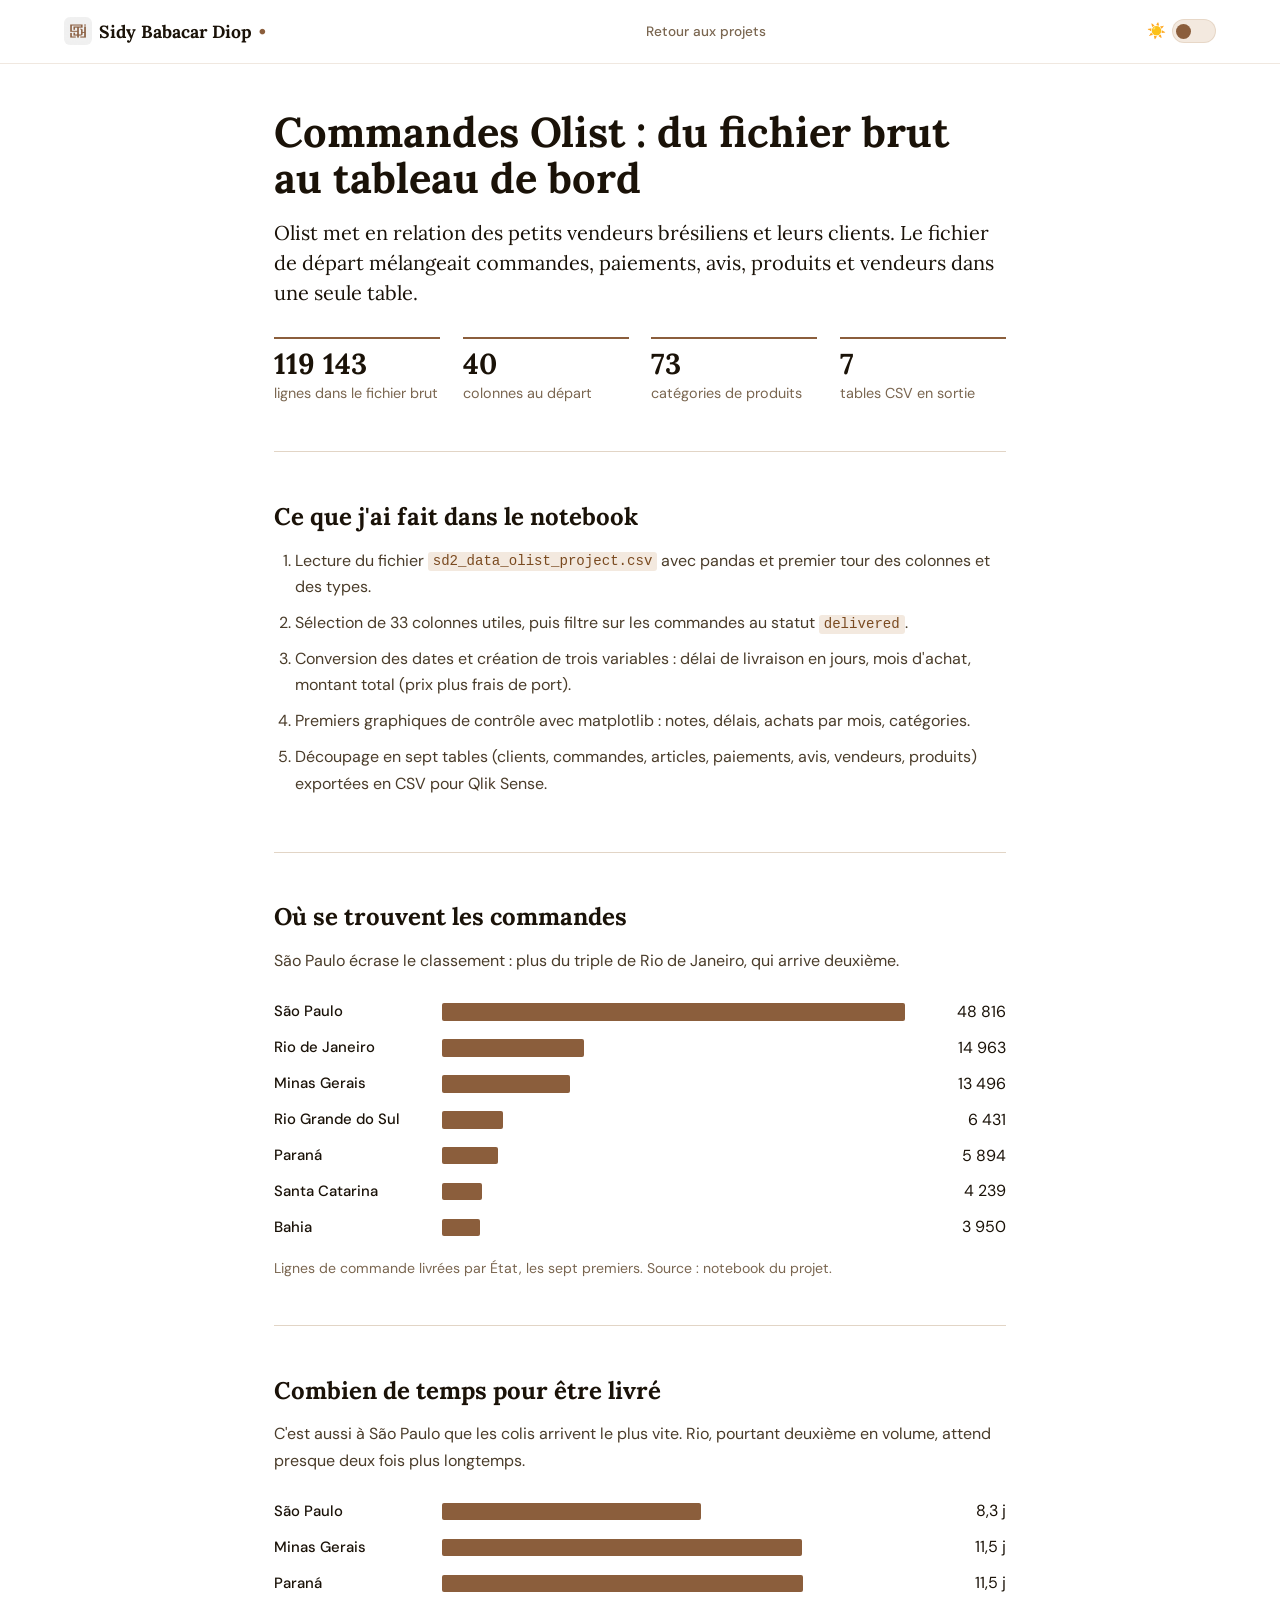
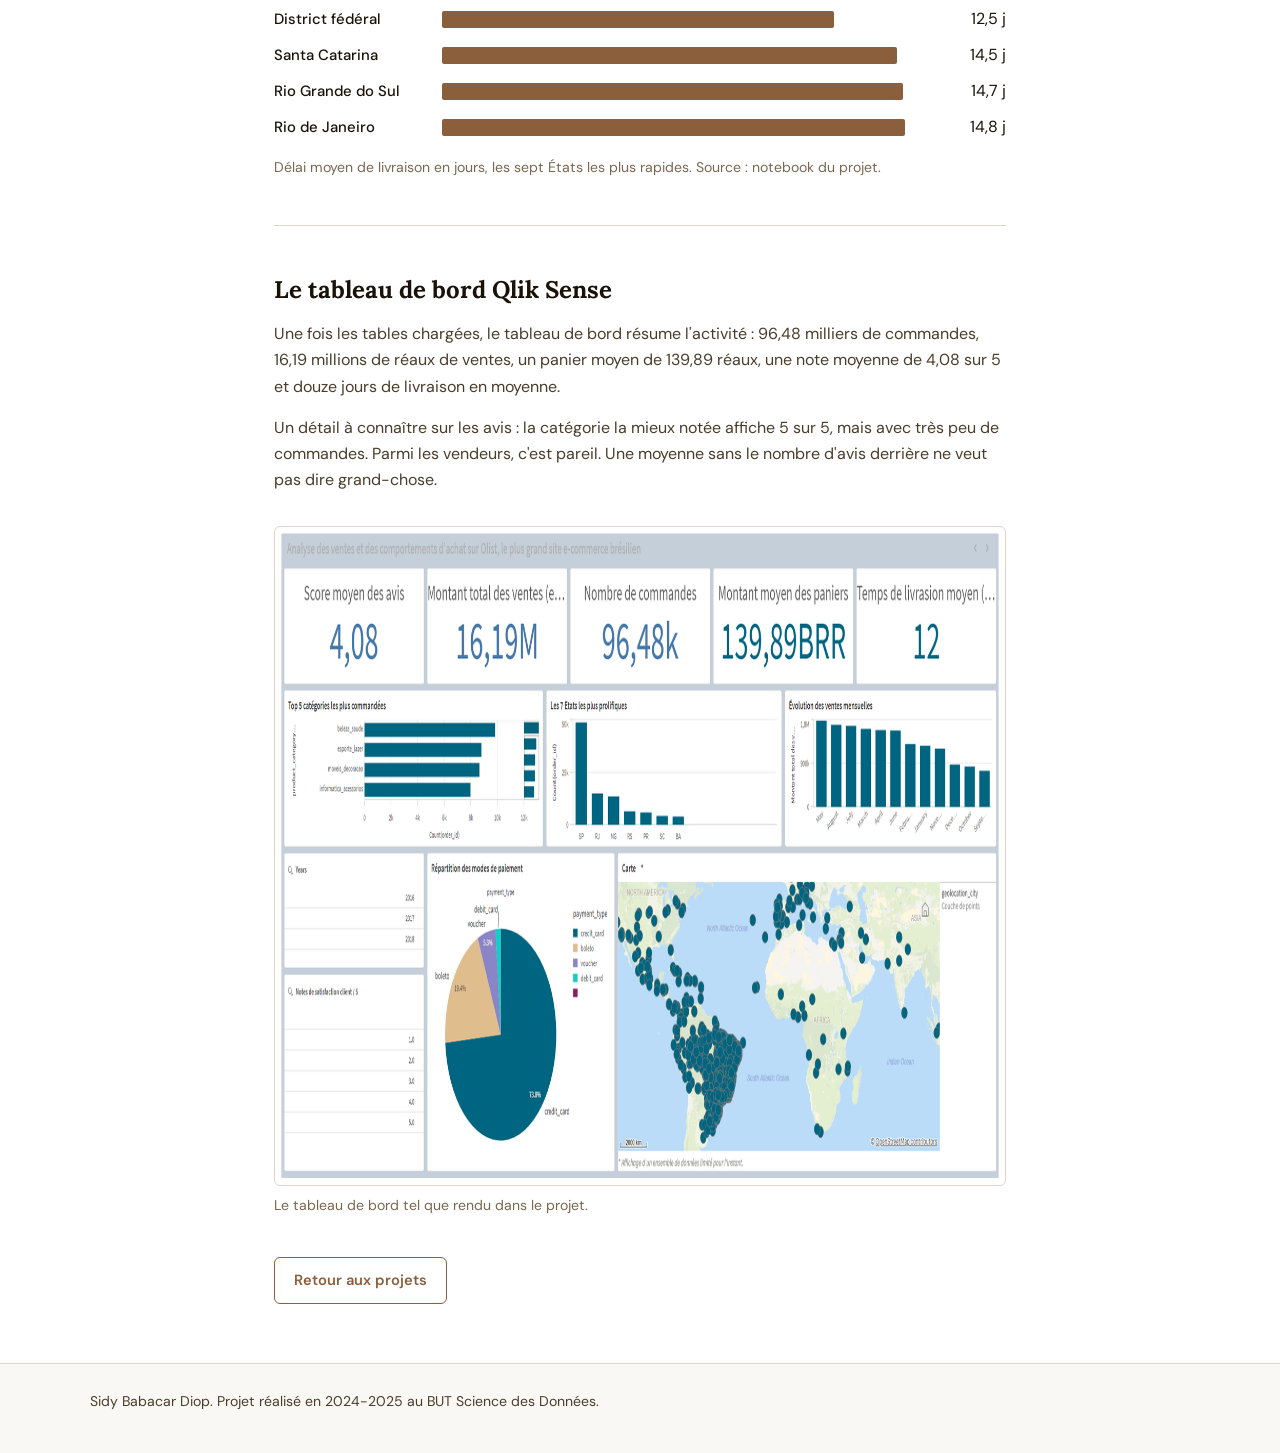
<file: rapport/olist_chart.html>
<!DOCTYPE html>
<html lang="fr" data-theme="light">
<head>
  <meta charset="UTF-8">
  <meta name="viewport" content="width=device-width, initial-scale=1.0">
  <title>Olist, préparation et intégration de données</title>
  <meta name="description" content="Préparation des données Olist en Python et tableau de bord Qlik Sense : étapes et résultats.">
  <link rel="icon" href="../logo.png">
  <link href="https://fonts.googleapis.com/css2?family=Lora:ital,wght@0,400;0,600;0,700;1,400&family=DM+Sans:wght@400;500;600&display=swap" rel="stylesheet">
  <link rel="stylesheet" href="../style.css?v=5">
  <script>
    try {
      var t = localStorage.getItem('theme');
      if (t === 'dark' || (!t && window.matchMedia('(prefers-color-scheme: dark)').matches)) {
        document.documentElement.setAttribute('data-theme', 'dark');
      }
    } catch (e) {}
  </script>
</head>
<body class="page-detail">

<nav class="barre">
  <a class="nav-logo" href="../index.html">
    <img src="../logo.png" alt="" onerror="this.remove()">
    Sidy Babacar Diop <span>•</span>
  </a>
  <ul class="nav-links">
    <li><a href="../index.html#projets">Retour aux projets</a></li>
  </ul>
  <div class="nav-right">
    <div class="theme-wrap">
      <span class="theme-emoji" id="themeEmoji" aria-hidden="true">☀️</span>
      <button class="theme-toggle" id="themeToggle" type="button" aria-label="Changer de thème"></button>
    </div>
  </div>
</nav>

<main>

  <section>
    <h1>Commandes Olist : du fichier brut au tableau de bord</h1>
    <p class="chapo">Olist met en relation des petits vendeurs brésiliens et leurs clients. Le fichier de départ mélangeait commandes, paiements, avis, produits et vendeurs dans une seule table.</p>
    <ul class="chiffres">
      <li><strong>119 143</strong><span>lignes dans le fichier brut</span></li>
      <li><strong>40</strong><span>colonnes au départ</span></li>
      <li><strong>73</strong><span>catégories de produits</span></li>
      <li><strong>7</strong><span>tables CSV en sortie</span></li>
    </ul>
  </section>

  <section>
    <h2>Ce que j'ai fait dans le notebook</h2>
    <ol class="etapes">
      <li>Lecture du fichier <code>sd2_data_olist_project.csv</code> avec pandas et premier tour des colonnes et des types.</li>
      <li>Sélection de 33 colonnes utiles, puis filtre sur les commandes au statut <code>delivered</code>.</li>
      <li>Conversion des dates et création de trois variables : délai de livraison en jours, mois d'achat, montant total (prix plus frais de port).</li>
      <li>Premiers graphiques de contrôle avec matplotlib : notes, délais, achats par mois, catégories.</li>
      <li>Découpage en sept tables (clients, commandes, articles, paiements, avis, vendeurs, produits) exportées en CSV pour Qlik Sense.</li>
    </ol>
  </section>

  <section>
    <h2>Où se trouvent les commandes</h2>
    <p>São Paulo écrase le classement : plus du triple de Rio de Janeiro, qui arrive deuxième.</p>
    <table class="barres">
      <caption>Lignes de commande livrées par État, les sept premiers. Source : notebook du projet.</caption>
      <tbody>
        <tr><th scope="row">São Paulo</th><td class="trace"><div style="width:100%"></div></td><td class="valeur">48 816</td></tr>
        <tr><th scope="row">Rio de Janeiro</th><td class="trace"><div style="width:30.7%"></div></td><td class="valeur">14 963</td></tr>
        <tr><th scope="row">Minas Gerais</th><td class="trace"><div style="width:27.6%"></div></td><td class="valeur">13 496</td></tr>
        <tr><th scope="row">Rio Grande do Sul</th><td class="trace"><div style="width:13.2%"></div></td><td class="valeur">6 431</td></tr>
        <tr><th scope="row">Paraná</th><td class="trace"><div style="width:12.1%"></div></td><td class="valeur">5 894</td></tr>
        <tr><th scope="row">Santa Catarina</th><td class="trace"><div style="width:8.7%"></div></td><td class="valeur">4 239</td></tr>
        <tr><th scope="row">Bahia</th><td class="trace"><div style="width:8.1%"></div></td><td class="valeur">3 950</td></tr>
      </tbody>
    </table>
  </section>

  <section>
    <h2>Combien de temps pour être livré</h2>
    <p>C'est aussi à São Paulo que les colis arrivent le plus vite. Rio, pourtant deuxième en volume, attend presque deux fois plus longtemps.</p>
    <table class="barres">
      <caption>Délai moyen de livraison en jours, les sept États les plus rapides. Source : notebook du projet.</caption>
      <tbody>
        <tr><th scope="row">São Paulo</th><td class="trace"><div style="width:56%"></div></td><td class="valeur">8,3 j</td></tr>
        <tr><th scope="row">Minas Gerais</th><td class="trace"><div style="width:77.8%"></div></td><td class="valeur">11,5 j</td></tr>
        <tr><th scope="row">Paraná</th><td class="trace"><div style="width:78%"></div></td><td class="valeur">11,5 j</td></tr>
        <tr><th scope="row">District fédéral</th><td class="trace"><div style="width:84.6%"></div></td><td class="valeur">12,5 j</td></tr>
        <tr><th scope="row">Santa Catarina</th><td class="trace"><div style="width:98.2%"></div></td><td class="valeur">14,5 j</td></tr>
        <tr><th scope="row">Rio Grande do Sul</th><td class="trace"><div style="width:99.5%"></div></td><td class="valeur">14,7 j</td></tr>
        <tr><th scope="row">Rio de Janeiro</th><td class="trace"><div style="width:100%"></div></td><td class="valeur">14,8 j</td></tr>
      </tbody>
    </table>
  </section>

  <section>
    <h2>Le tableau de bord Qlik Sense</h2>
    <p>Une fois les tables chargées, le tableau de bord résume l'activité : 96,48 milliers de commandes, 16,19 millions de réaux de ventes, un panier moyen de 139,89 réaux, une note moyenne de 4,08 sur 5 et douze jours de livraison en moyenne.</p>
    <p>Un détail à connaître sur les avis : la catégorie la mieux notée affiche 5 sur 5, mais avec très peu de commandes. Parmi les vendeurs, c'est pareil. Une moyenne sans le nombre d'avis derrière ne veut pas dire grand-chose.</p>
    <figure style="margin-top:2rem">
      <a href="../img/olist-tableau-de-bord-qlik.png"><img src="../img/olist-tableau-de-bord-qlik.png" alt="Tableau de bord Qlik Sense : indicateurs, catégories les plus commandées, États, ventes mensuelles, modes de paiement et carte des clients" width="1400" height="660"></a>
      <figcaption>Le tableau de bord tel que rendu dans le projet.</figcaption>
    </figure>
    <p style="margin-top:2.5rem"><a class="btn btn-ligne" href="../index.html#projets">Retour aux projets</a></p>
  </section>

</main>

<footer>
  <p>Sidy Babacar Diop. Projet réalisé en 2024-2025 au BUT Science des Données.</p>
</footer>

<script src="../script.js?v=7"></script>
</body>
</html>
</file>
<file: style.css>
/* Couleurs, mode clair */
*, *::before, *::after { box-sizing: border-box; margin: 0; padding: 0; }

:root {
  --bg: #ffffff; --bg-alt: #faf8f5; --bg-section: #f5f0eb;
  --ink: #1a1208; --ink-2: #4a3c2a; --ink-3: #7a6650;
  --accent: #8b5e3c; --accent-2: #c4884f;
  --line: #e2d5c6; --card: #ffffff;
  --tag-bg: #f3e9df; --tag-fg: #7a4a20;
  --on-accent: #ffffff;
  --nav-bg: rgba(255,255,255,0.88); --nav-border: rgba(180,140,100,0.20);
  --green: #16a34a; --green-bg: rgba(22,163,74,.10); --green-border: rgba(22,163,74,.2);
}

/* Couleurs, mode sombre */
[data-theme="dark"] {
  --bg: #100d08; --bg-alt: #18120c; --bg-section: #1e160e;
  --ink: #f5ede2; --ink-2: #c8b49a; --ink-3: #a58c74;
  --accent: #d4915a; --accent-2: #f0b87a;
  --line: #3a2a1a; --card: #1a130c;
  --tag-bg: #2b1e12; --tag-fg: #e8b07a;
  --on-accent: #1a1208;
  --nav-bg: rgba(16,13,8,0.90); --nav-border: rgba(140,90,40,.22);
  --green: #4ade80; --green-bg: rgba(74,222,128,.12); --green-border: rgba(74,222,128,.2);
}

/* Base */
html { scroll-behavior: smooth; scroll-padding-top: 76px; }
body {
  font-family: 'DM Sans', 'Segoe UI', Arial, sans-serif;
  background: var(--bg); color: var(--ink);
  font-size: 1rem; line-height: 1.65; overflow-x: hidden;
}
img { max-width: 100%; display: block; }
a { color: var(--accent); text-underline-offset: 3px; }
a:hover { color: var(--ink); }
a:focus-visible, button:focus-visible, input:focus-visible { outline: 2px solid var(--accent); outline-offset: 2px; }
h1, h2, h3, .nav-logo { font-family: 'Lora', Georgia, serif; }
strong { font-weight: 600; }

/* Navigation */
nav.barre {
  position: sticky; top: 0; z-index: 1000;
  background: var(--nav-bg);
  backdrop-filter: blur(18px) saturate(1.4);
  -webkit-backdrop-filter: blur(18px) saturate(1.4);
  border-bottom: 1px solid var(--nav-border);
  display: flex; align-items: center; justify-content: space-between; gap: 1.5rem;
  padding: 0 5vw; min-height: 64px;
}
.nav-logo { display: flex; align-items: center; gap: .45rem; font-weight: 700; font-size: 1.1rem; color: var(--ink); text-decoration: none; white-space: nowrap; }
.nav-logo img { height: 28px; width: 28px; object-fit: contain; border-radius: 6px; }
.nav-logo span { color: var(--accent); }
.nav-links { display: flex; gap: 1.6rem; list-style: none; }
.nav-links a { text-decoration: none; font-size: .85rem; font-weight: 500; color: var(--ink-3); transition: color .2s; }
.nav-links a:hover { color: var(--accent); }
.nav-right { display: flex; align-items: center; gap: .8rem; }

.avail-badge {
  display: inline-flex; align-items: center; gap: .4rem; white-space: nowrap;
  font-size: .72rem; font-weight: 600; padding: .28rem .75rem; border-radius: 20px;
  background: var(--green-bg); color: var(--green); border: 1px solid var(--green-border);
}
.avail-dot { width: 6px; height: 6px; border-radius: 50%; background: var(--green); animation: pulse 2s infinite; }
@keyframes pulse { 0%, 100% { opacity: 1; transform: scale(1); } 50% { opacity: .5; transform: scale(1.3); } }

.theme-wrap { display: flex; align-items: center; gap: .4rem; }
.theme-emoji { font-size: .95rem; user-select: none; }
.theme-toggle {
  width: 44px; height: 24px; border-radius: 12px;
  background: var(--tag-bg); border: 1.5px solid var(--nav-border);
  cursor: pointer; display: flex; align-items: center; padding: 0 3px;
}
.theme-toggle::after {
  content: ''; width: 15px; height: 15px; border-radius: 50%;
  background: var(--accent); flex-shrink: 0;
  transition: transform .3s cubic-bezier(.4, 0, .2, 1);
}
[data-theme="dark"] .theme-toggle::after { transform: translateX(19px); }

/* Boutons */
.btn {
  display: inline-block; padding: .65rem 1.2rem; border-radius: 6px;
  font: inherit; font-size: .92rem; font-weight: 600; text-decoration: none; cursor: pointer;
  border: 1px solid var(--accent);
}
.btn-primary { background: var(--accent); color: var(--on-accent); }
.btn-primary:hover { background: var(--ink); border-color: var(--ink); color: var(--bg); }
.btn-ligne { background: transparent; color: var(--accent); }
.btn-ligne:hover { background: var(--tag-bg); color: var(--accent); }

/* Sections */
section { padding: 4.5rem 5vw; }
.si { max-width: 1100px; margin: 0 auto; }
.shd { margin-bottom: 2.2rem; }
.stitle { font-size: clamp(1.6rem, 2.8vw, 2.1rem); font-weight: 700; line-height: 1.2; margin-bottom: .5rem; }
.sdesc { color: var(--ink-2); max-width: 600px; }
.boite { background: var(--card); border: 1px solid var(--line); border-radius: 8px; }
.petit-titre { font-family: 'DM Sans', sans-serif; font-size: .95rem; font-weight: 600; color: var(--accent); margin-bottom: .8rem; }

/* Accueil */
#hero { position: relative; overflow: hidden; padding-top: 4rem; padding-bottom: 4rem; }
[data-theme="dark"] #hero { background: #120d0a; }
.hero-grid { position: relative; z-index: 1; }
.hero-grid { max-width: 1100px; margin: 0 auto; display: grid; grid-template-columns: minmax(0, 1.5fr) minmax(0, 1fr); gap: 3.5rem; align-items: start; }
h1 { font-size: clamp(2.3rem, 4.6vw, 3.4rem); font-weight: 700; line-height: 1.1; margin-bottom: 1.1rem; }
.chapo { font-family: 'Lora', Georgia, serif; font-size: 1.25rem; line-height: 1.5; color: var(--ink); margin-bottom: 1rem; max-width: 560px; }
.hero-sub { color: var(--ink-2); max-width: 540px; margin-bottom: 1.8rem; }
.hero-ctas { display: flex; gap: .8rem; flex-wrap: wrap; }
.bref { padding: 1.4rem 1.5rem; background: rgba(250, 248, 245, 0.85); }
[data-theme="dark"] .bref { background: rgba(18, 13, 10, 0.8); }
.bref dt { font-size: .82rem; color: var(--ink-3); margin-top: .9rem; }
.bref dt:first-of-type { margin-top: 0; }
.bref dd { font-weight: 500; line-height: 1.45; }

/* Projet mis en avant */
#vedette { background: var(--bg-section); }
.vedette-grid { display: grid; grid-template-columns: minmax(0, 1fr) minmax(0, 1.1fr); gap: 2.5rem; align-items: center; padding: 2rem; }
.vedette-title { font-size: 1.6rem; font-weight: 700; line-height: 1.2; margin-bottom: .2rem; }
.vedette-auteurs { font-size: .9rem; color: var(--ink-3); margin-bottom: 1rem; }
.vedette-desc { color: var(--ink-2); margin-bottom: .8rem; }
.vedette-ctas { display: flex; gap: .8rem; flex-wrap: wrap; margin-top: 1.4rem; }
.vedette-preview img { width: 100%; background: #fff; border: 1px solid var(--line); border-radius: 6px; }

/* Projets */
#projets { background: var(--bg-alt); }
.outils-recherche { display: flex; flex-wrap: wrap; gap: 1rem 1.5rem; align-items: center; margin-bottom: 2rem; }
#searchInput {
  width: 280px; max-width: 100%; padding: .55rem .8rem;
  border-radius: 6px; font: inherit; font-size: .9rem;
  background: var(--card); border: 1px solid var(--line); color: var(--ink);
}
#searchInput::placeholder { color: var(--ink-3); }
.filters { display: flex; gap: .4rem; flex-wrap: wrap; }
.filter-btn {
  padding: .45rem .9rem; border-radius: 6px; font: inherit; font-size: .86rem; font-weight: 500;
  cursor: pointer; background: var(--card); border: 1px solid var(--line); color: var(--ink-2);
}
.filter-btn:hover { border-color: var(--accent); color: var(--accent); }
.filter-btn.active { background: var(--accent); border-color: var(--accent); color: var(--on-accent); }
.no-results { display: none; padding: 2rem 0; color: var(--ink-3); }

.pgrid { display: grid; grid-template-columns: repeat(auto-fill, minmax(310px, 1fr)); gap: 1.4rem; align-items: stretch; }
.pcard { display: flex; flex-direction: column; overflow: hidden; height: 100%; }
.cpreview { aspect-ratio: 16 / 9; background: #fff; border-bottom: 1px solid var(--line); flex-shrink: 0; }
.cpreview img { width: 100%; height: 100%; object-fit: contain; padding: .5rem; }
.cbody { padding: 1.1rem 1.2rem .9rem; flex: 1; }
.ccat { font-size: .82rem; color: var(--ink-3); margin-bottom: .3rem; }
.ctitle { font-size: 1.12rem; font-weight: 600; line-height: 1.3; margin-bottom: .5rem; }
.cdesc { font-size: .92rem; color: var(--ink-2); line-height: 1.6; }
.coutils { font-size: .84rem; color: var(--ink-3); margin-top: .7rem; }
.cfoot { padding: .8rem 1.2rem; border-top: 1px solid var(--line); display: flex; flex-wrap: wrap; gap: .4rem 1.2rem; font-size: .88rem; font-weight: 500; }

/* Portfolios */
.portfolio-ligne { display: flex; flex-wrap: wrap; gap: 1.5rem 2.5rem; align-items: center; justify-content: space-between; padding: 1.6rem 1.8rem; }
.portfolio-ligne h3 { font-size: 1.15rem; margin-bottom: .3rem; }
.portfolio-ligne p { color: var(--ink-2); font-size: .93rem; max-width: 620px; }
.portfolio-ligne .annee { color: var(--ink-3); font-size: .85rem; }
.portfolio-actions { display: flex; gap: .7rem; flex-wrap: wrap; }

/* Compétences */
.sgrid { display: grid; grid-template-columns: repeat(2, minmax(0, 1fr)); gap: 1.3rem; }
.sgroup { padding: 1.4rem 1.5rem; }
.sgroup ul { list-style: none; }
.sgroup li { display: grid; grid-template-columns: 9.5rem minmax(0, 1fr); gap: .8rem; padding: .5rem 0; border-top: 1px solid var(--line); font-size: .92rem; }
.sgroup li:first-child { border-top: 0; padding-top: 0; }
.sgroup li span:first-child { font-weight: 600; }
.sgroup li span:last-child { color: var(--ink-2); }
.bloc-mots { margin-top: 2.8rem; }
.bloc-mots > p { font-size: .9rem; color: var(--ink-3); margin-bottom: .9rem; max-width: 560px; }
.legende-nuage { display: flex; flex-wrap: wrap; gap: .4rem 1.1rem; margin-bottom: 1rem; font-size: .84rem; color: var(--ink-2); list-style: none; }
.legende-nuage i { display: inline-block; width: 10px; height: 10px; border-radius: 50%; margin-right: .4rem; }
#wordcloud { position: relative; width: 100%; height: 600px; background: var(--bg-alt); border: 1px solid var(--line); border-radius: 8px; overflow: hidden; }
#wordcloud span { position: absolute; white-space: nowrap; padding: 1px 3px; cursor: default; user-select: none; font-family: 'DM Sans', sans-serif; }
.mots { display: flex; flex-wrap: wrap; gap: .45rem; list-style: none; }
.tag { font-size: .82rem; font-weight: 500; padding: .3rem .7rem; border-radius: 4px; background: var(--tag-bg); color: var(--tag-fg); }

/* Parcours */
#parcours { background: var(--bg-section); }
.timeline { position: relative; max-width: 700px; padding-left: 1.8rem; border-left: 2px solid var(--accent-2); }
.tl-item { position: relative; padding-bottom: 2.2rem; }
.tl-item:last-child { padding-bottom: 0; }
.tl-item::before { content: ''; position: absolute; left: calc(-1.8rem - 7px); top: .45rem; width: 12px; height: 12px; border-radius: 50%; background: var(--accent); border: 2px solid var(--bg-section); }
.tl-date { font-size: .88rem; font-weight: 600; color: var(--accent); }
.tl-title { font-size: 1.12rem; font-weight: 600; margin: .1rem 0 .3rem; }
.tl-sub { font-size: .93rem; color: var(--ink-2); }

/* À propos */
.agrid { display: grid; grid-template-columns: minmax(0, 1fr) minmax(0, 1.7fr); gap: 4rem; align-items: start; }
.aphoto img { width: 100%; aspect-ratio: 4 / 5; object-fit: cover; border-radius: 8px; border: 1px solid var(--line); }
.atext h2 { margin-bottom: 1rem; }
.atext p { color: var(--ink-2); margin-bottom: .9rem; max-width: 600px; }
.fcard { padding: 1rem 1.2rem; margin-top: 1.4rem; max-width: 600px; background: var(--bg-alt); }
.fcard h3 { font-family: 'DM Sans', sans-serif; font-size: .96rem; font-weight: 600; }
.fcard p { font-size: .88rem; color: var(--ink-3); margin: 0; }

/* Mobilité */
#mobilite { background: var(--bg-alt); }
.mob-grid { display: grid; grid-template-columns: minmax(0, 1fr) 340px; gap: 2.5rem; align-items: start; }
.carte-cadre { padding: 1.5rem; }
.carte-aide { font-size: .84rem; color: var(--ink-3); margin-bottom: 1rem; text-align: center; }
#map { height: 420px; border-radius: 10px; overflow: hidden; z-index: 1; }
.leaflet-container { font-family: inherit; }
.nom-ville { background: none; border: 0; box-shadow: none; padding: 0; font-weight: 600; font-size: .85rem; color: #1a1208; text-shadow: 0 0 3px #fff, 0 0 3px #fff, 0 0 3px #fff; }
.nom-ville::before { display: none; }
.mob-panel { display: flex; flex-direction: column; gap: 1.2rem; position: sticky; top: 80px; }
.mob-panel .boite { padding: 1.4rem; }
.mob-panel h3 { font-size: 1.05rem; margin-bottom: .6rem; }
.mob-panel p { font-size: .9rem; color: var(--ink-2); }
.mob-panel .petit-titre { color: var(--accent); margin-bottom: .7rem; }
.mob-infos { list-style: none; margin-top: 1rem; display: flex; flex-direction: column; gap: .5rem; font-size: .88rem; color: var(--ink-2); }
.mob-infos li { display: flex; align-items: center; gap: .6rem; }
.mob-infos strong { margin-left: -.25rem; }
.villes-cibles { display: flex; flex-wrap: wrap; gap: .4rem; }

/* CV */
.cv-layout { display: grid; grid-template-columns: minmax(0, 1fr) 330px; gap: 2rem; align-items: start; }
.cv-embed { width: 100%; height: 680px; display: block; border: 1px solid var(--line); border-radius: 8px; background: var(--bg-section); }
.cv-fallback { padding: 3rem 2rem; text-align: center; color: var(--ink-2); }
.cv-fallback p { margin-bottom: 1rem; }
.cv-panel { display: flex; flex-direction: column; gap: 1.2rem; position: sticky; top: 80px; }
.cv-panel .boite { padding: 1.3rem 1.4rem; }
.cv-panel h3 { font-size: 1.08rem; margin-bottom: .4rem; }
.cv-panel p { font-size: .9rem; color: var(--ink-2); margin-bottom: 1rem; }
.cv-btns { display: flex; flex-direction: column; gap: .6rem; }
.cv-btns .btn { text-align: center; }
.infos { list-style: none; font-size: .92rem; }
.infos li { display: flex; gap: .8rem; padding: .4rem 0; border-top: 1px solid var(--line); }
.infos li:first-child { border-top: 0; padding-top: 0; }
.infos span { width: 5.2rem; flex: none; color: var(--ink-3); }
.infos a, .infos b { overflow-wrap: anywhere; font-weight: 500; }

/* Contact */
#contact { background: var(--bg-section); }
.cwrap { max-width: 640px; }
.clinks { display: flex; gap: .7rem; flex-wrap: wrap; margin-top: 1.5rem; }

/* Retour en haut */
#scrollTop {
  position: fixed; bottom: 1.5rem; right: 1.5rem; z-index: 900;
  width: 42px; height: 42px; border-radius: 6px; cursor: pointer;
  display: flex; align-items: center; justify-content: center;
  background: var(--card); border: 1px solid var(--line); color: var(--accent);
  opacity: 0; pointer-events: none; transition: opacity .2s;
}
#scrollTop.visible { opacity: 1; pointer-events: auto; }
#scrollTop:hover { border-color: var(--accent); }

footer { background: var(--bg-alt); border-top: 1px solid var(--line); padding: 1.6rem 5vw; font-size: .88rem; color: var(--ink-3); }
footer p { max-width: 1100px; margin: 0 auto; }

/* Page de détail Olist */
.page-detail main { max-width: 860px; margin: 0 auto; padding: 0 5vw; }
.page-detail main section { padding: 2.8rem 0; border-top: 1px solid var(--line); }
.page-detail main section:first-child { border-top: 0; }
.page-detail h1 { font-size: clamp(1.9rem, 4vw, 2.6rem); }
.page-detail h2 { font-size: 1.5rem; margin-bottom: .7rem; }
.page-detail p { color: var(--ink-2); margin-bottom: .9rem; }
.page-detail .chapo { color: var(--ink); max-width: none; }
.chiffres { display: grid; grid-template-columns: repeat(auto-fit, minmax(9.5rem, 1fr)); gap: 1.4rem; margin-top: 1.8rem; list-style: none; }
.chiffres li { border-top: 2px solid var(--accent); padding-top: .6rem; }
.chiffres strong { display: block; font-family: 'Lora', Georgia, serif; font-size: 1.8rem; font-weight: 700; line-height: 1.1; }
.chiffres span { color: var(--ink-3); font-size: .9rem; }
.etapes { padding-left: 1.3rem; color: var(--ink-2); }
.etapes li { margin-bottom: .6rem; }
code { font-size: .88em; background: var(--tag-bg); color: var(--tag-fg); padding: .1em .35em; border-radius: 3px; }
table.barres { border-collapse: collapse; width: 100%; margin-top: 1.2rem; }
.barres caption { caption-side: bottom; text-align: left; font-size: .88rem; color: var(--ink-3); padding-top: .7rem; }
.barres th, .barres td { padding: .3rem .8rem .3rem 0; vertical-align: middle; text-align: left; }
.barres th { width: 10.5rem; font-weight: 500; font-size: .93rem; }
.barres td.valeur { width: 5.5rem; text-align: right; font-variant-numeric: tabular-nums; padding-right: 0; }
.barres td.trace div { height: 1.1rem; background: var(--accent); border-radius: 2px; min-width: 2px; }
.page-detail figure img { width: 100%; background: #fff; border: 1px solid var(--line); border-radius: 6px; padding: .4rem; }
.page-detail figcaption { font-size: .88rem; color: var(--ink-3); margin-top: .5rem; }

/* Écrans moyens et petits */
@media (max-width: 900px) {
  .vedette-grid, .cv-layout, .mob-grid, .hero-grid, .agrid { grid-template-columns: minmax(0, 1fr); gap: 2rem; }
  .cv-panel, .mob-panel { position: static; }
  .cv-embed { height: 500px; }
  .aphoto { max-width: 260px; }
  nav.barre { flex-wrap: wrap; padding-top: .6rem; padding-bottom: .6rem; gap: .5rem 1rem; }
  .nav-links { order: 3; width: 100%; overflow-x: auto; gap: 1.1rem; padding-bottom: .2rem; }
  .avail-badge { display: none; }
  html { scroll-padding-top: 110px; }
}
@media (max-width: 640px) {
  section { padding: 3.2rem 5vw; }
  .sgrid { grid-template-columns: minmax(0, 1fr); }
  .sgroup li { grid-template-columns: 7.5rem minmax(0, 1fr); }
  .vedette-grid { padding: 1.3rem; }
  #wordcloud { height: 520px; }
  .barres th { width: 6.5rem; }
}
@media (prefers-reduced-motion: reduce) { html { scroll-behavior: auto; } .avail-dot { animation: none; } }
</file>
